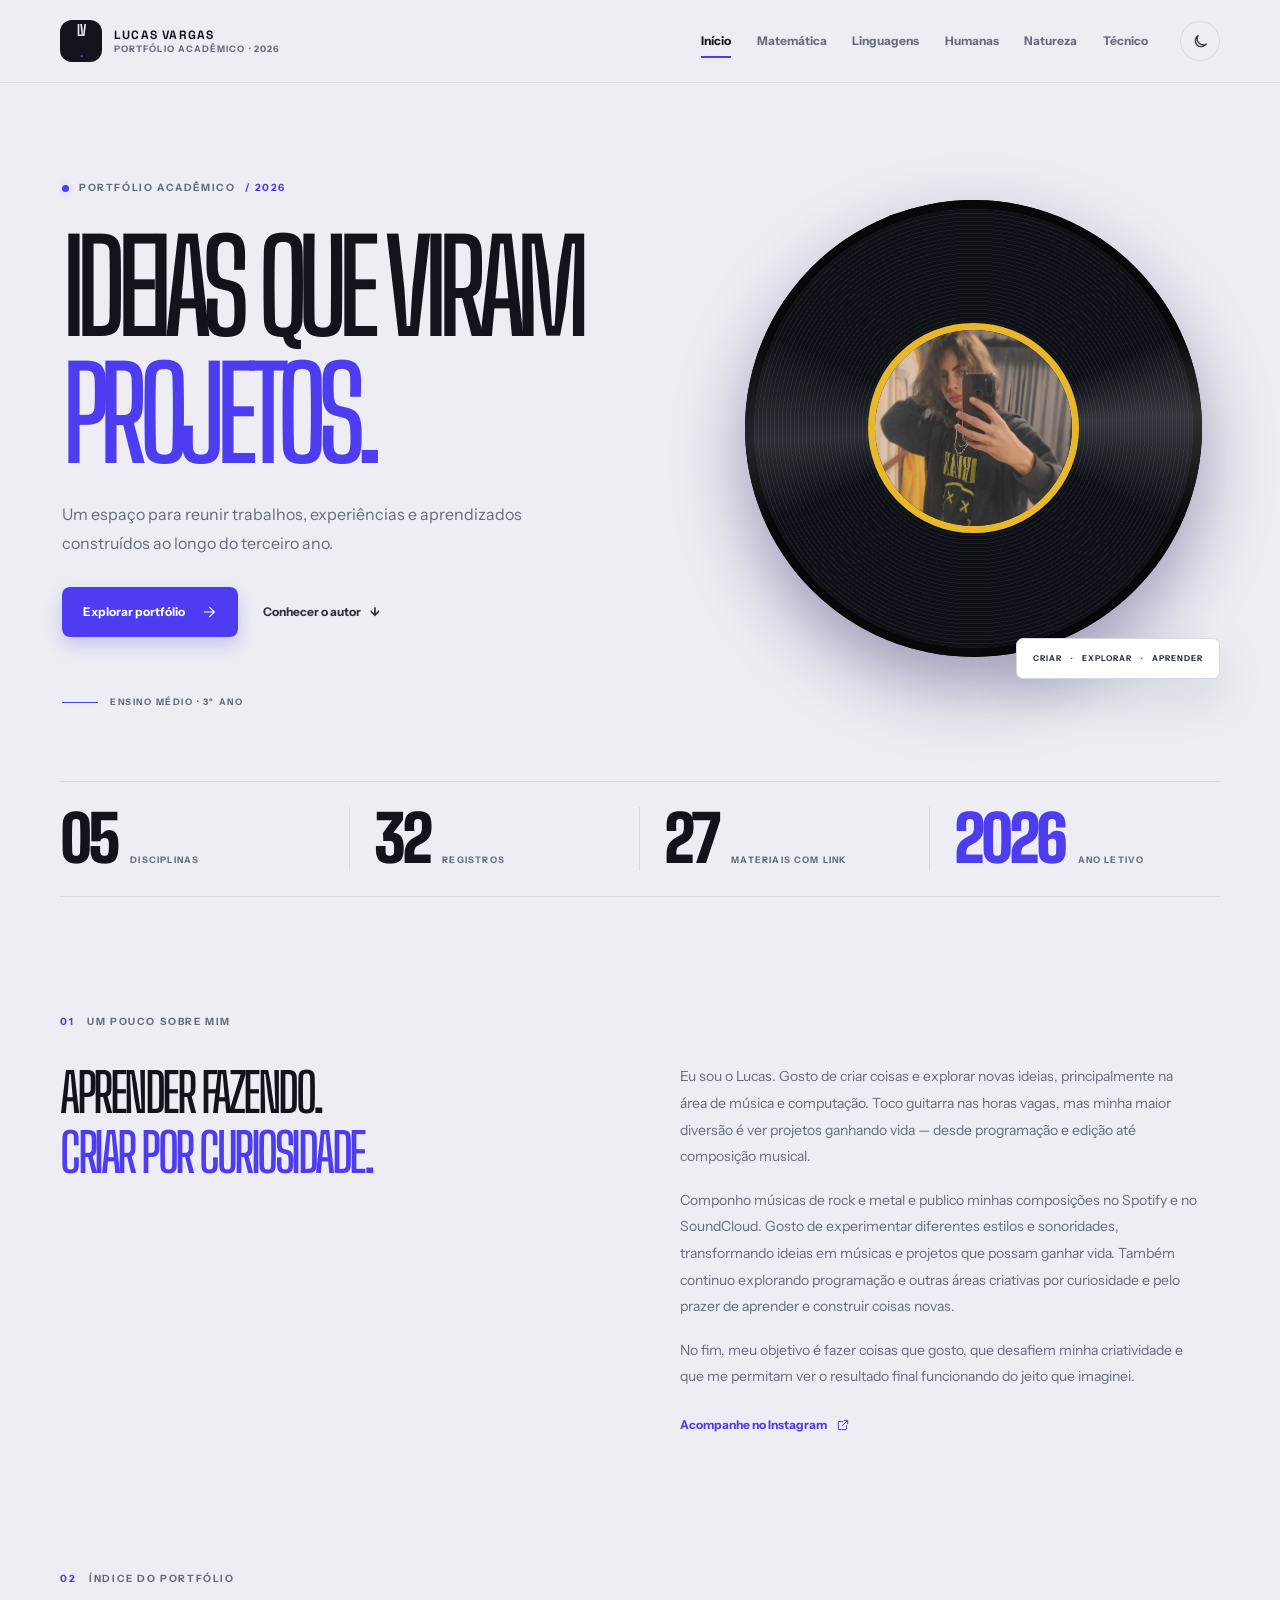
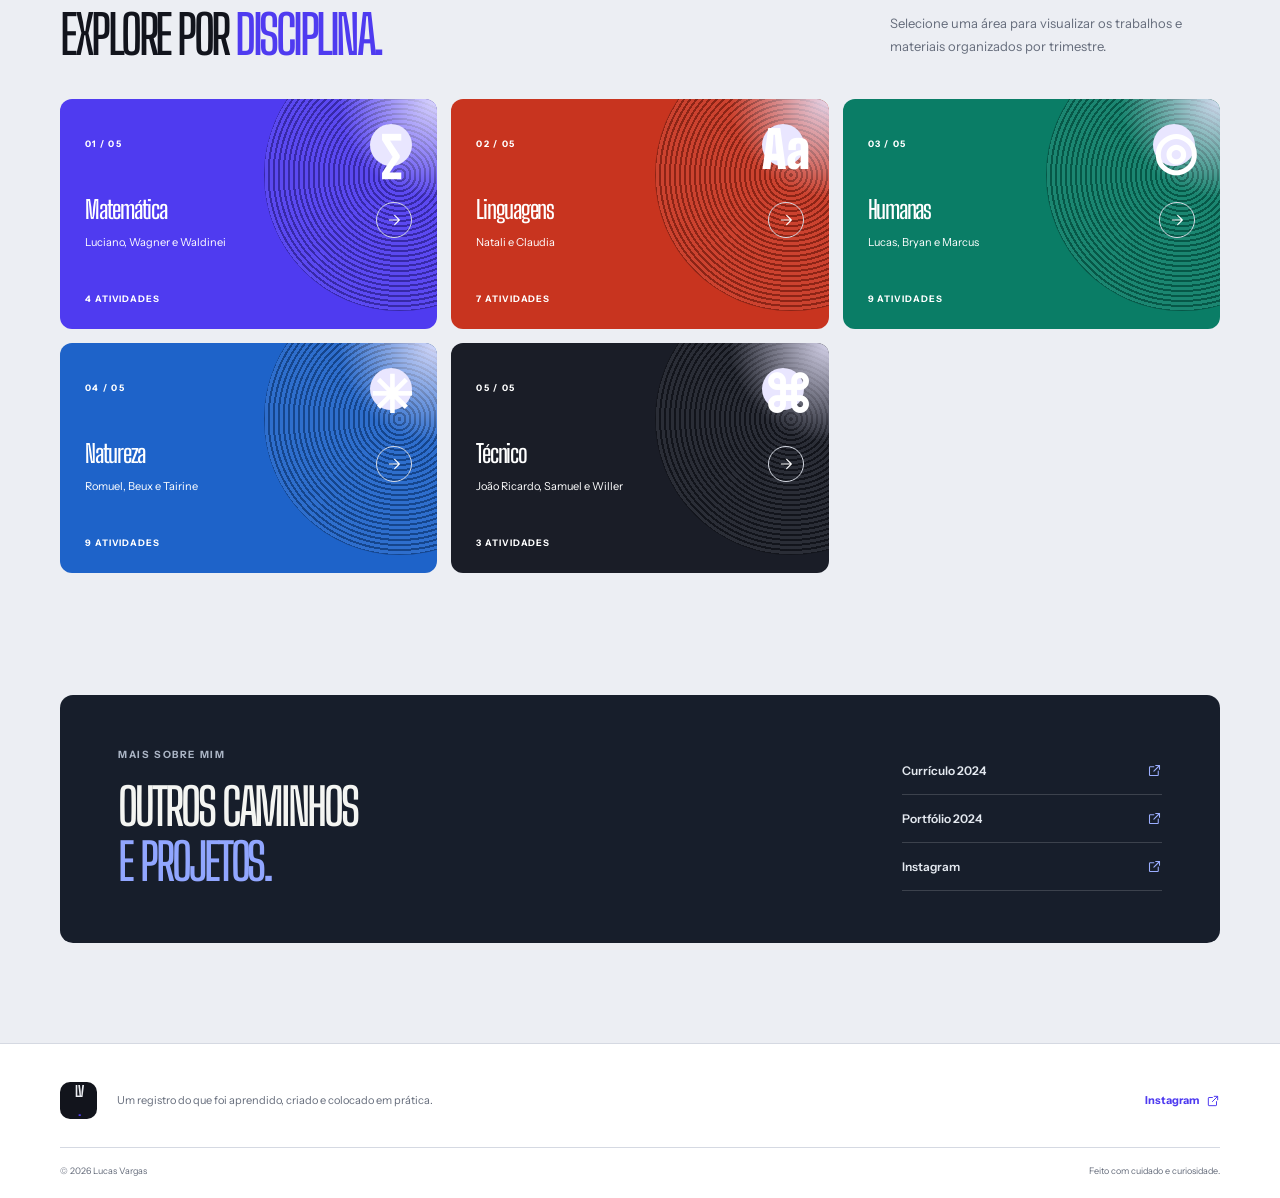
<file: index.html>
<!doctype html>
<html lang="pt-BR">
<head>
  <meta charset="utf-8">
  <meta name="viewport" content="width=device-width, initial-scale=1">
  <meta name="theme-color" content="#f4f5f2">
  <meta name="description" content="Portfólio acadêmico de Lucas Vargas — 3º ano do Ensino Médio, 2026.">
  <title>Portfólio — Lucas Vargas</title>
  <link rel="icon" href="./logo.ico" type="image/x-icon">
  <link rel="preconnect" href="https://fonts.googleapis.com">
  <link rel="preconnect" href="https://fonts.gstatic.com" crossorigin>
  <link href="https://fonts.googleapis.com/css2?family=DM+Sans:wght@400;500;600;700&family=Space+Grotesk:wght@400;500;600;700&display=swap" rel="stylesheet">
  <link rel="stylesheet" href="./assets/css/styles.css">
  <link rel="stylesheet" href="./assets/css/theme.css">
  <script src="./assets/js/app.js" defer></script>
</head>
<body data-page="home" data-root=".">
  <div id="site-header"></div>
  <main id="app" class="page-shell" aria-live="polite"></main>
  <div id="site-footer"></div>
</body>
</html>
</file>
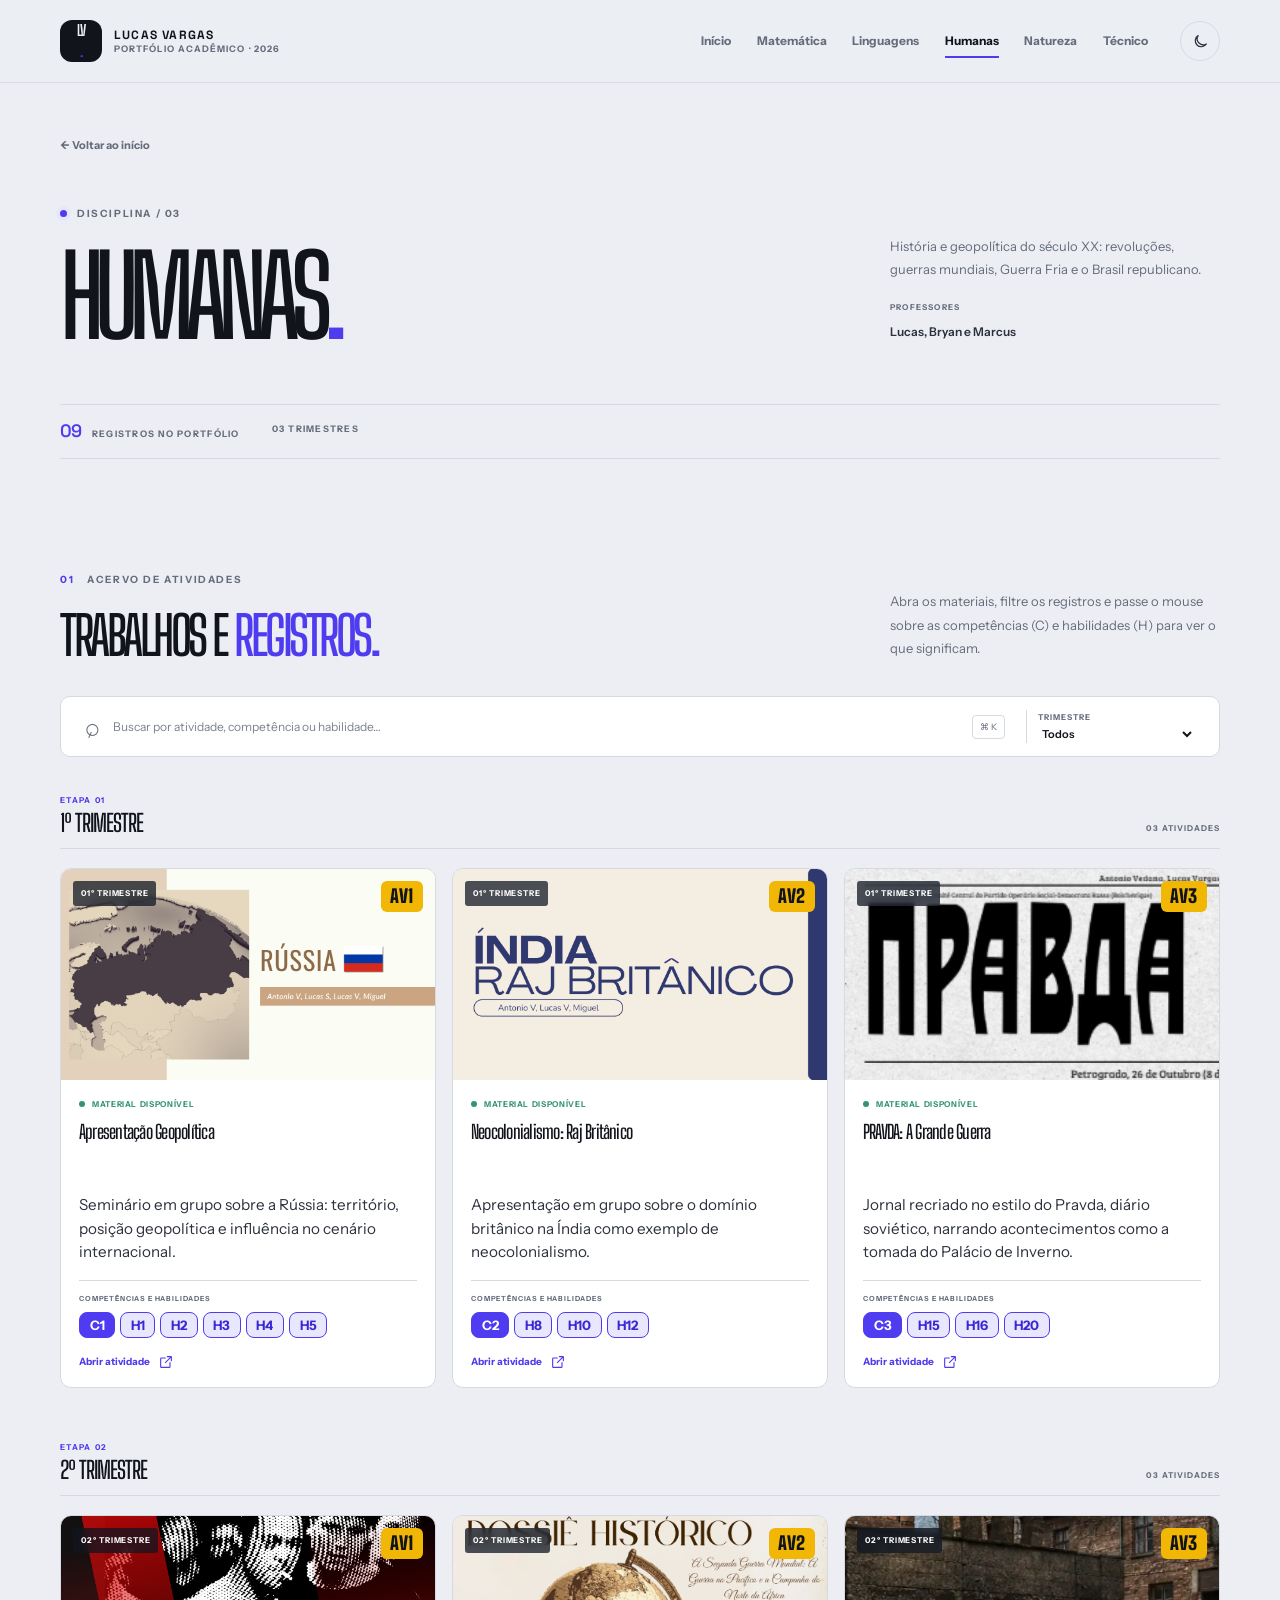
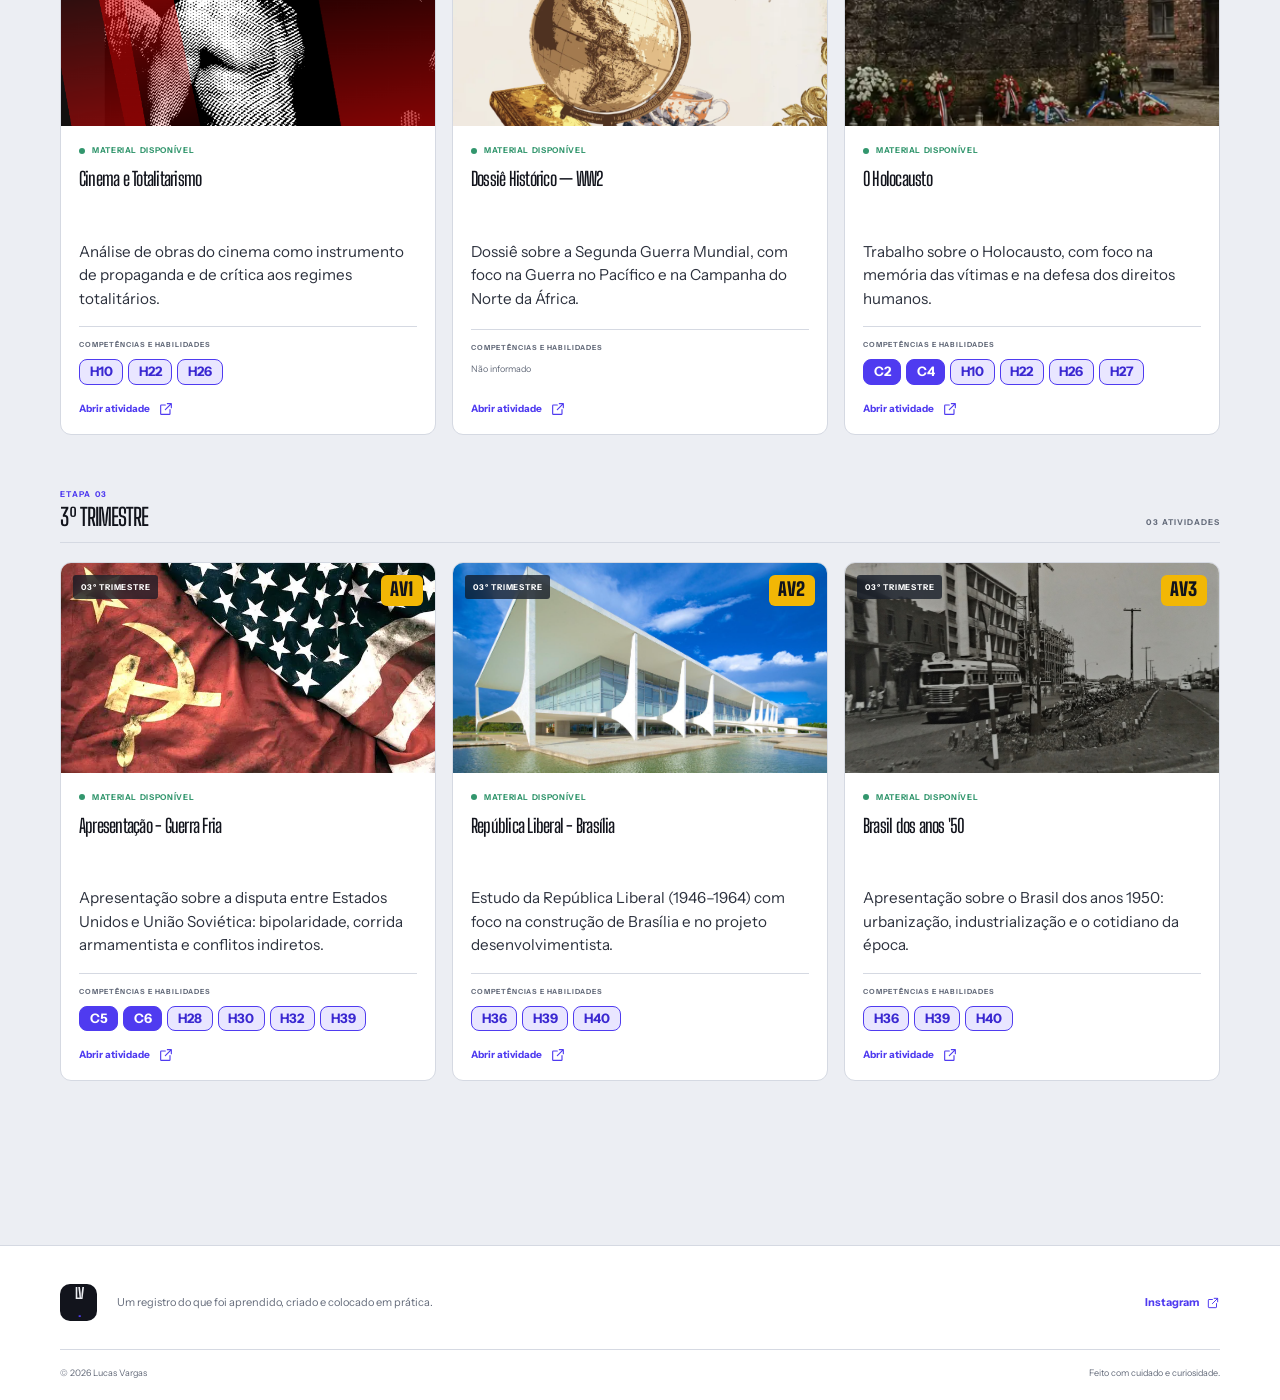
<file: Humanas/index.html>
<!DOCTYPE html>
<html lang="pt-BR">
  <head>
    <meta charset="utf-8" />
    <meta name="viewport" content="width=device-width, initial-scale=1" />
    <meta name="theme-color" content="#f4f5f2" />
    <title>Humanas — Portfólio Lucas Vargas</title>
    <link rel="icon" href="../logo.ico" type="image/x-icon" />
    <link rel="preconnect" href="https://fonts.googleapis.com" />
    <link rel="preconnect" href="https://fonts.gstatic.com" crossorigin />
    <link
      href="https://fonts.googleapis.com/css2?family=DM+Sans:wght@400;500;600;700&family=Space+Grotesk:wght@400;500;600;700&display=swap"
      rel="stylesheet"
    />
    <link rel="stylesheet" href="../assets/css/styles.css" />
    <link rel="stylesheet" href="../assets/css/theme.css" />
    <script src="../assets/js/app.js" defer></script>
  </head>
  <body data-page="humanas" data-root="..">
    <div id="site-header"></div>
    <main id="app" class="page-shell" aria-live="polite"></main>
    <div id="site-footer"></div>
  </body>
</html>
</file>
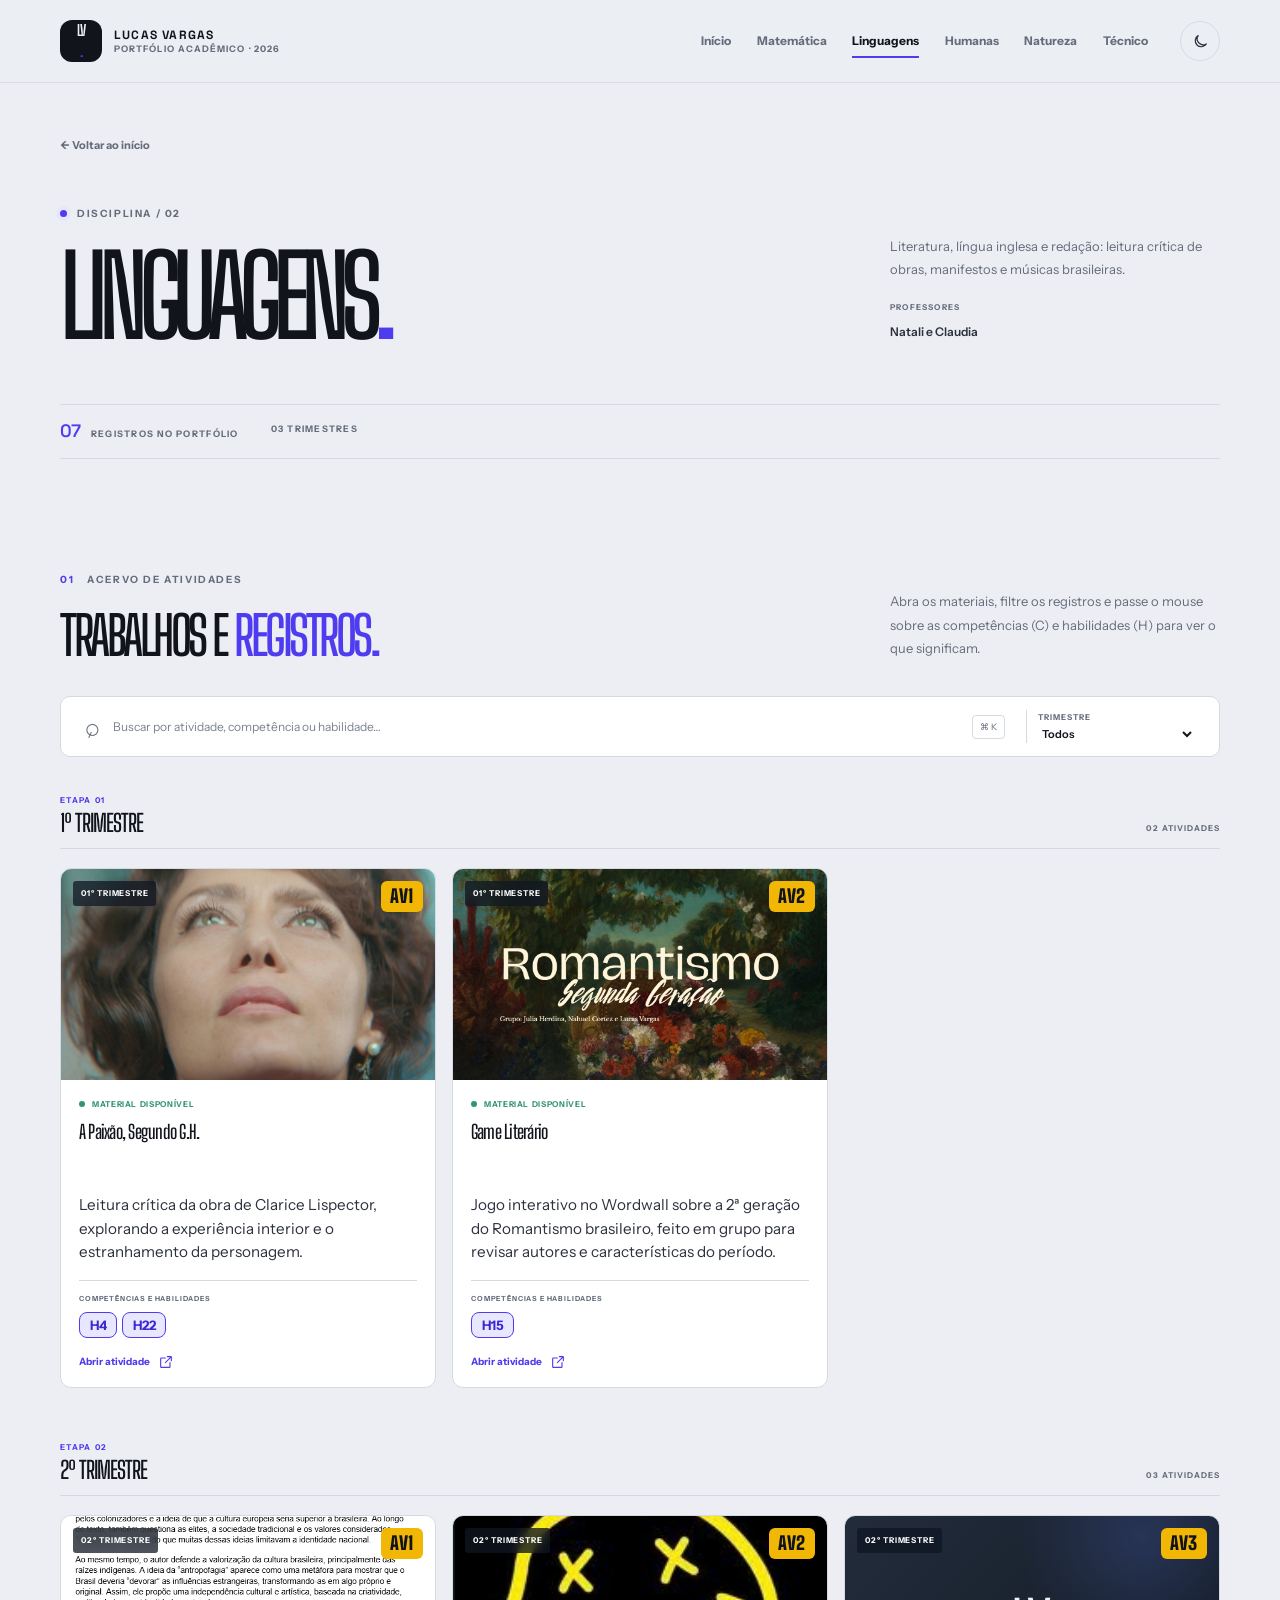
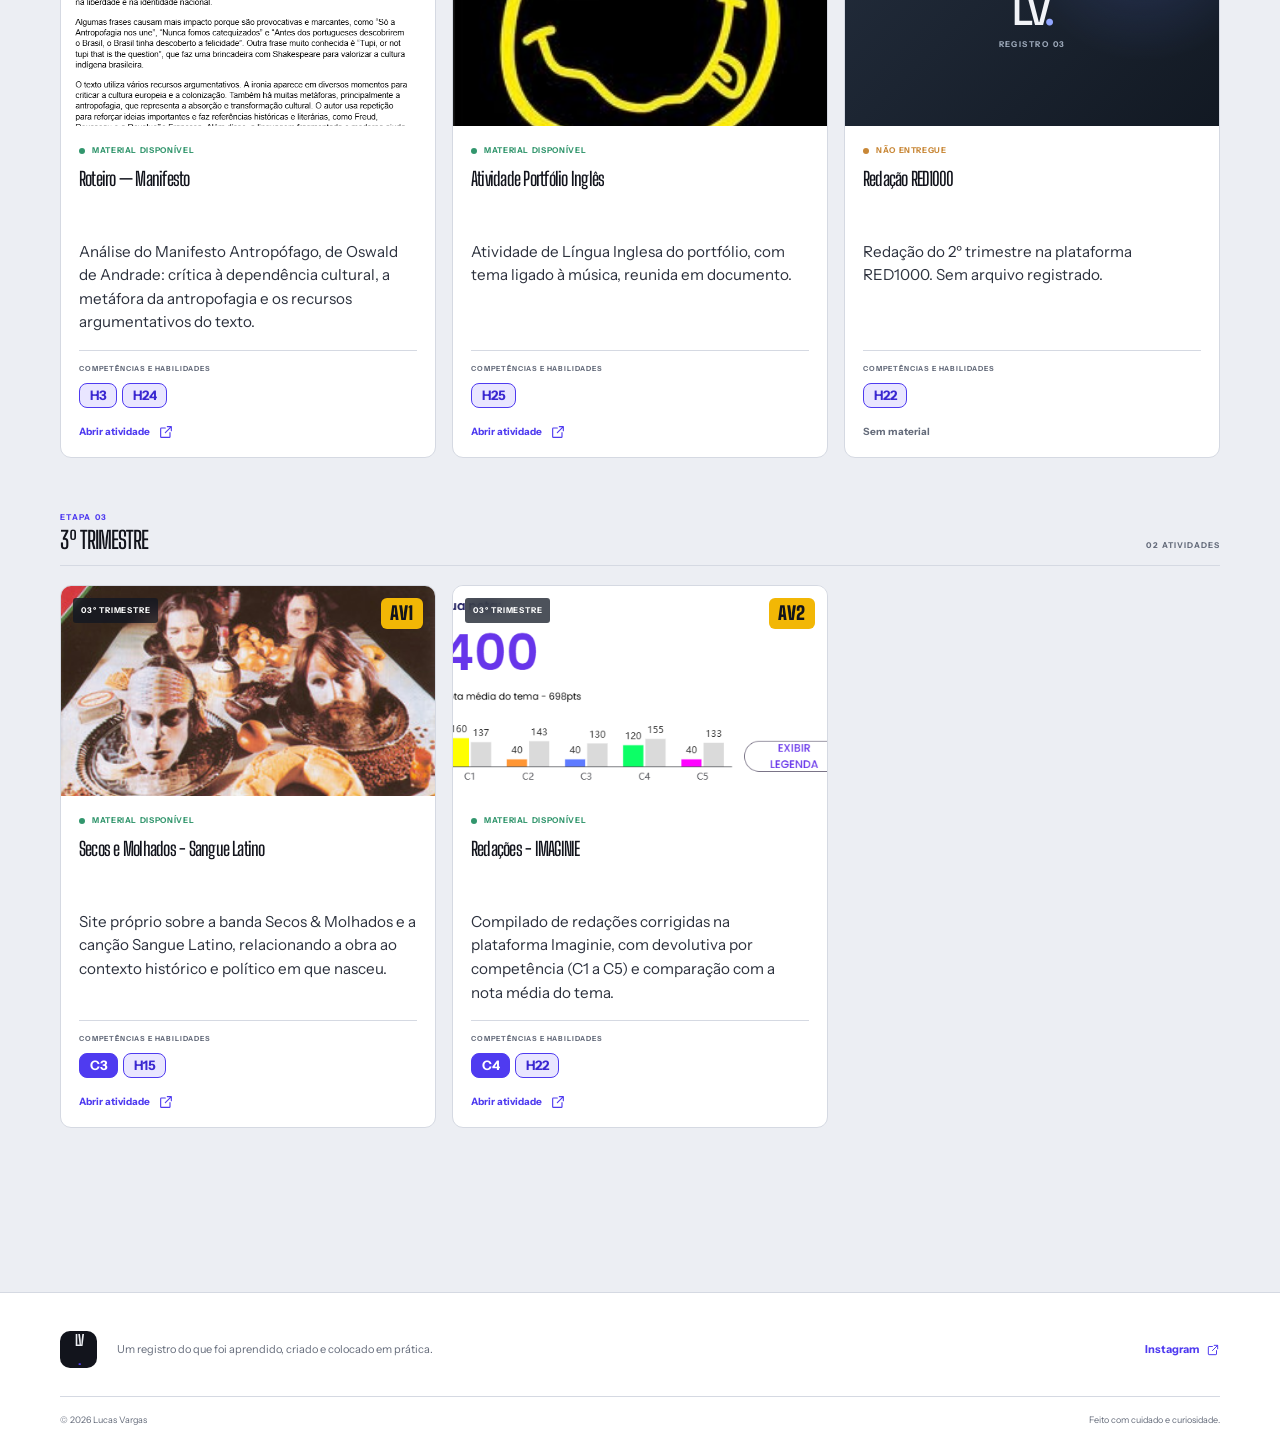
<file: Linguagens/index.html>
<!DOCTYPE html>
<html lang="pt-BR">
  <head>
    <meta charset="utf-8" />
    <meta name="viewport" content="width=device-width, initial-scale=1" />
    <meta name="theme-color" content="#f4f5f2" />
    <title>Linguagens — Portfólio Lucas Vargas</title>
    <link rel="icon" href="../logo.ico" type="image/x-icon" />
    <link rel="preconnect" href="https://fonts.googleapis.com" />
    <link rel="preconnect" href="https://fonts.gstatic.com" crossorigin />
    <link
      href="https://fonts.googleapis.com/css2?family=DM+Sans:wght@400;500;600;700&family=Space+Grotesk:wght@400;500;600;700&display=swap"
      rel="stylesheet"
    />
    <link rel="stylesheet" href="../assets/css/styles.css" />
    <link rel="stylesheet" href="../assets/css/theme.css" />
    <script src="../assets/js/app.js" defer></script>
  </head>
  <body data-page="linguagens" data-root="..">
    <div id="site-header"></div>
    <main id="app" class="page-shell" aria-live="polite"></main>
    <div id="site-footer"></div>
  </body>
</html>
</file>
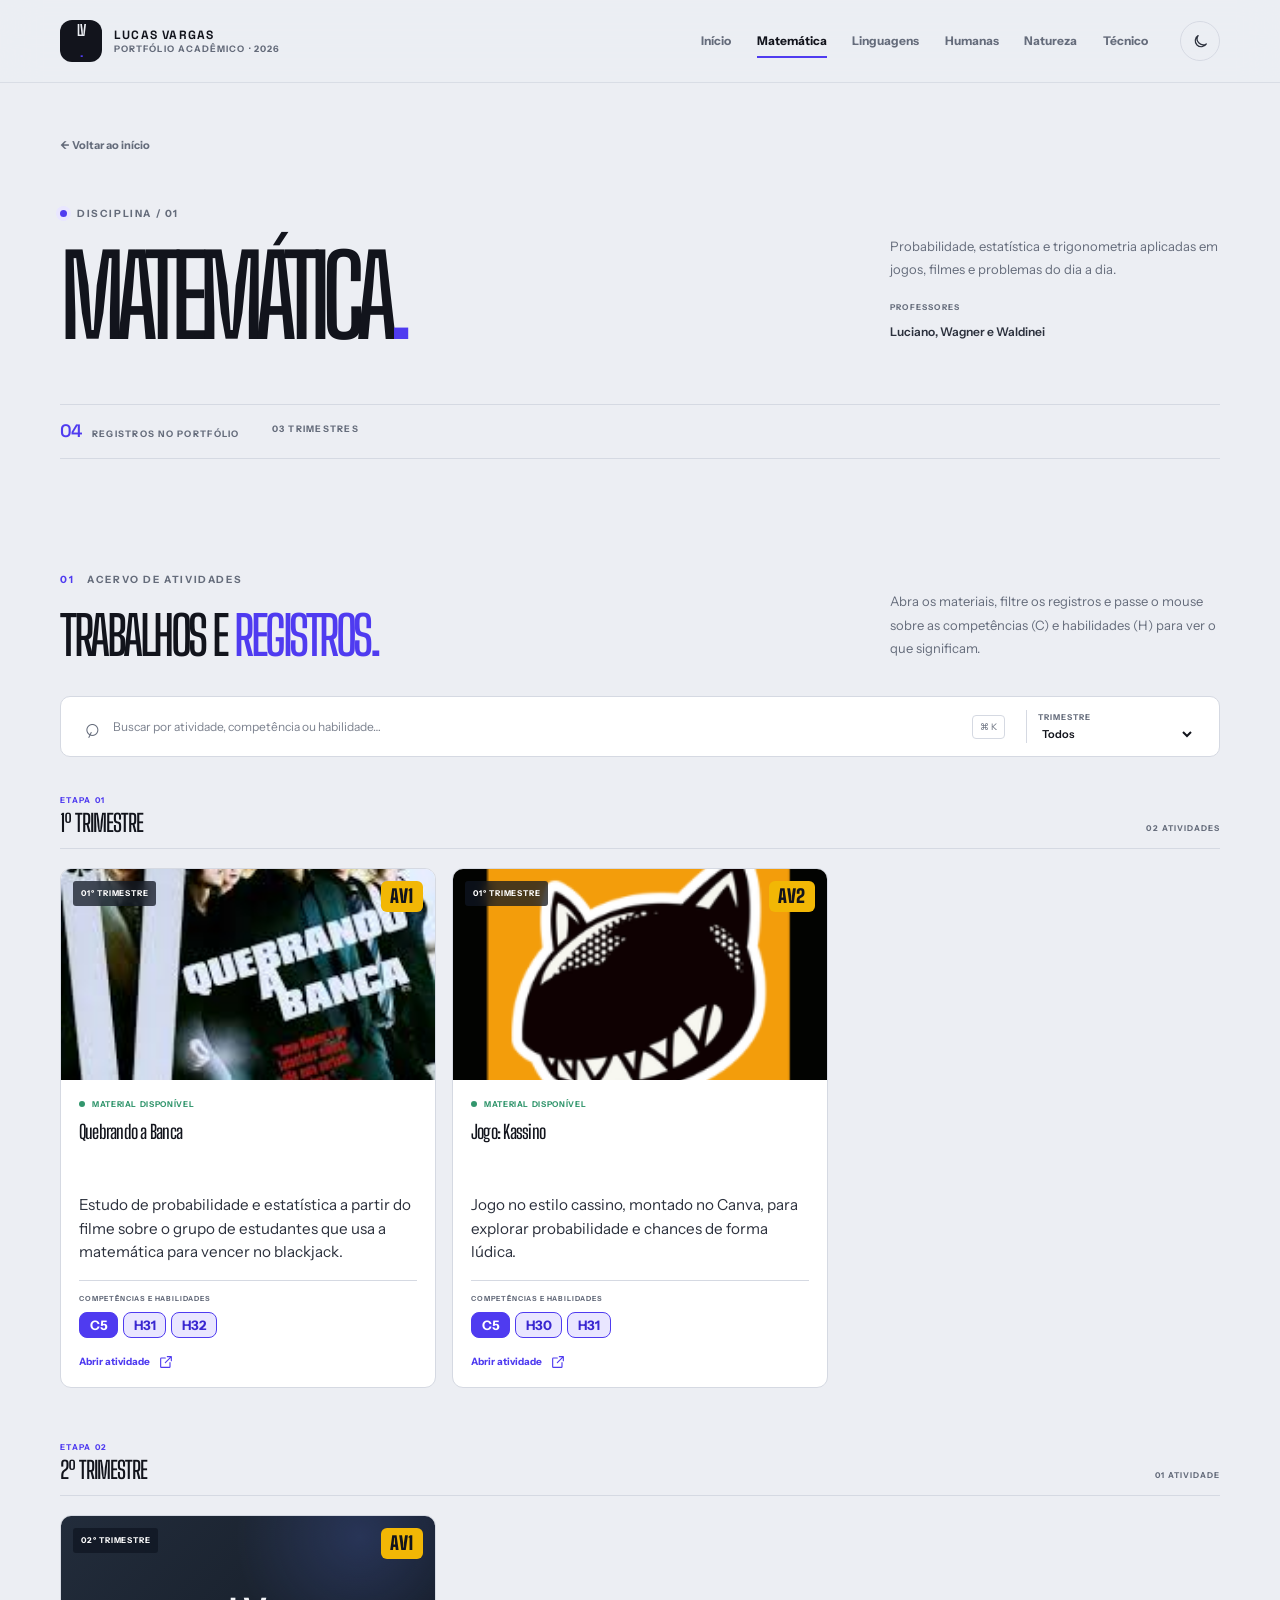
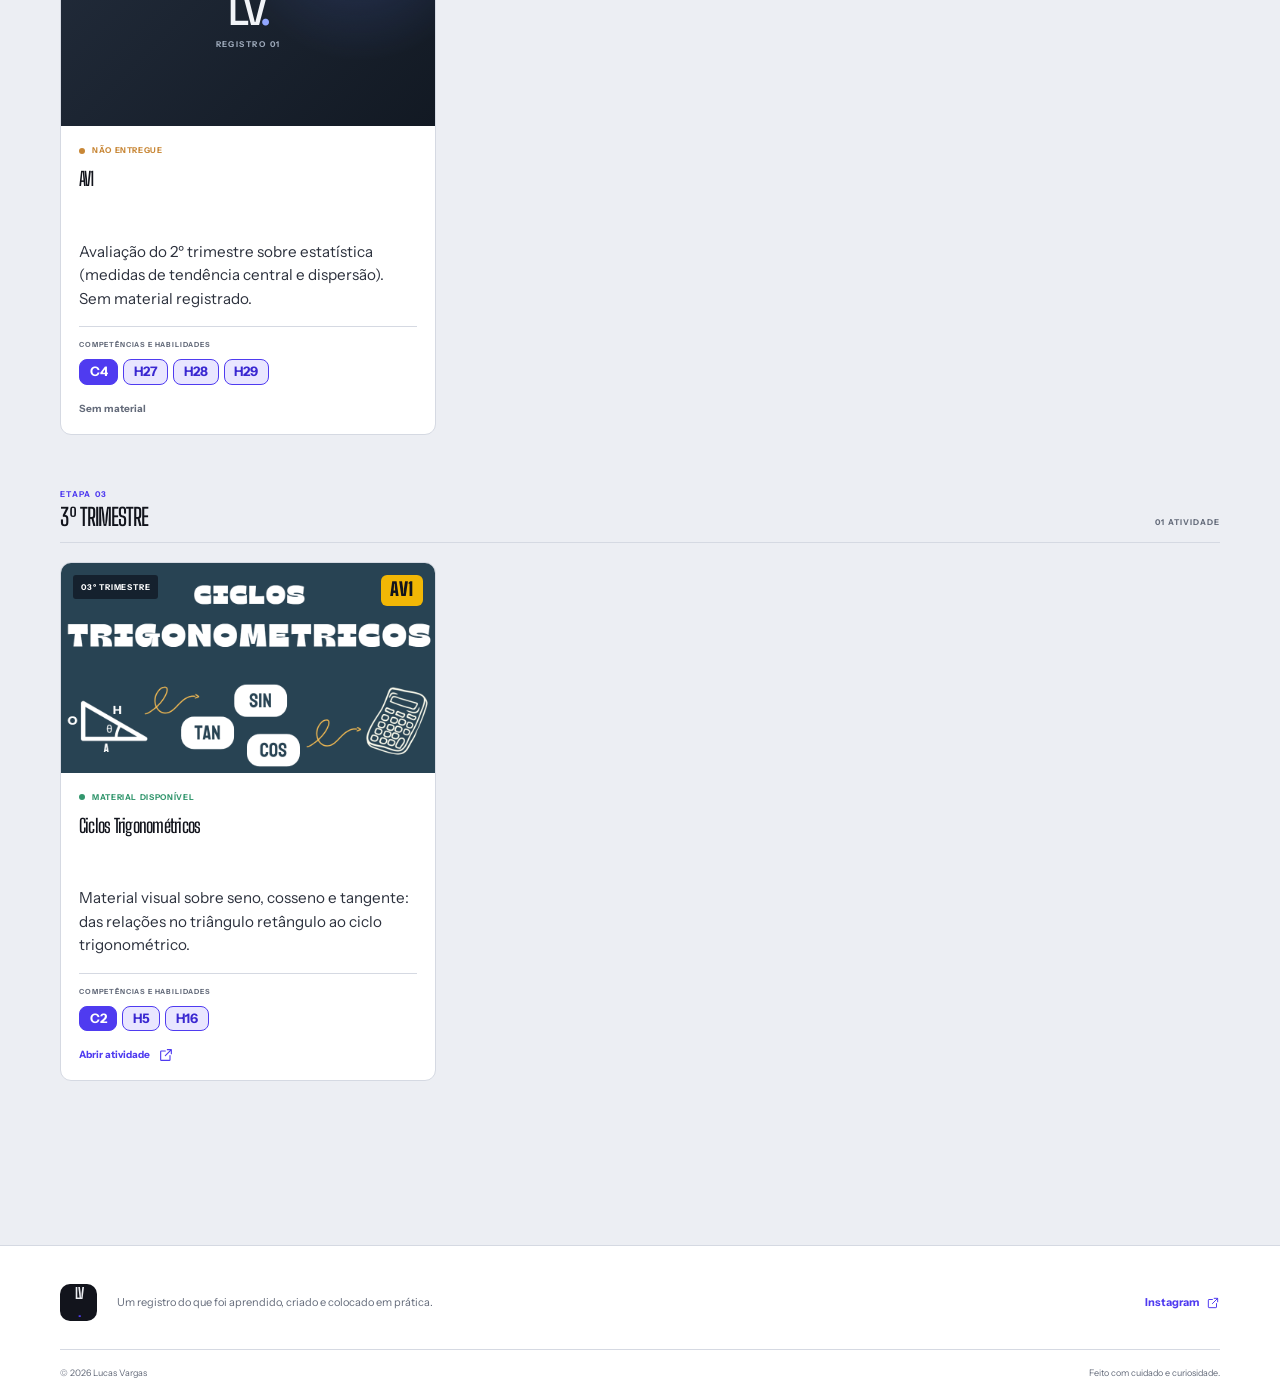
<file: Matematica/index.html>
<!DOCTYPE html>
<html lang="pt-BR">
  <head>
    <meta charset="utf-8" />
    <meta name="viewport" content="width=device-width, initial-scale=1" />
    <meta name="theme-color" content="#f4f5f2" />
    <title>Matematica — Portfólio Lucas Vargas</title>
    <link rel="icon" href="../logo.ico" type="image/x-icon" />
    <link rel="preconnect" href="https://fonts.googleapis.com" />
    <link rel="preconnect" href="https://fonts.gstatic.com" crossorigin />
    <link
      href="https://fonts.googleapis.com/css2?family=DM+Sans:wght@400;500;600;700&family=Space+Grotesk:wght@400;500;600;700&display=swap"
      rel="stylesheet"
    />
    <link rel="stylesheet" href="../assets/css/styles.css" />
    <link rel="stylesheet" href="../assets/css/theme.css" />
    <script src="../assets/js/app.js" defer></script>
  </head>
  <body data-page="matematica" data-root="..">
    <div id="site-header"></div>
    <main id="app" class="page-shell" aria-live="polite"></main>
    <div id="site-footer"></div>
  </body>
</html>
</file>
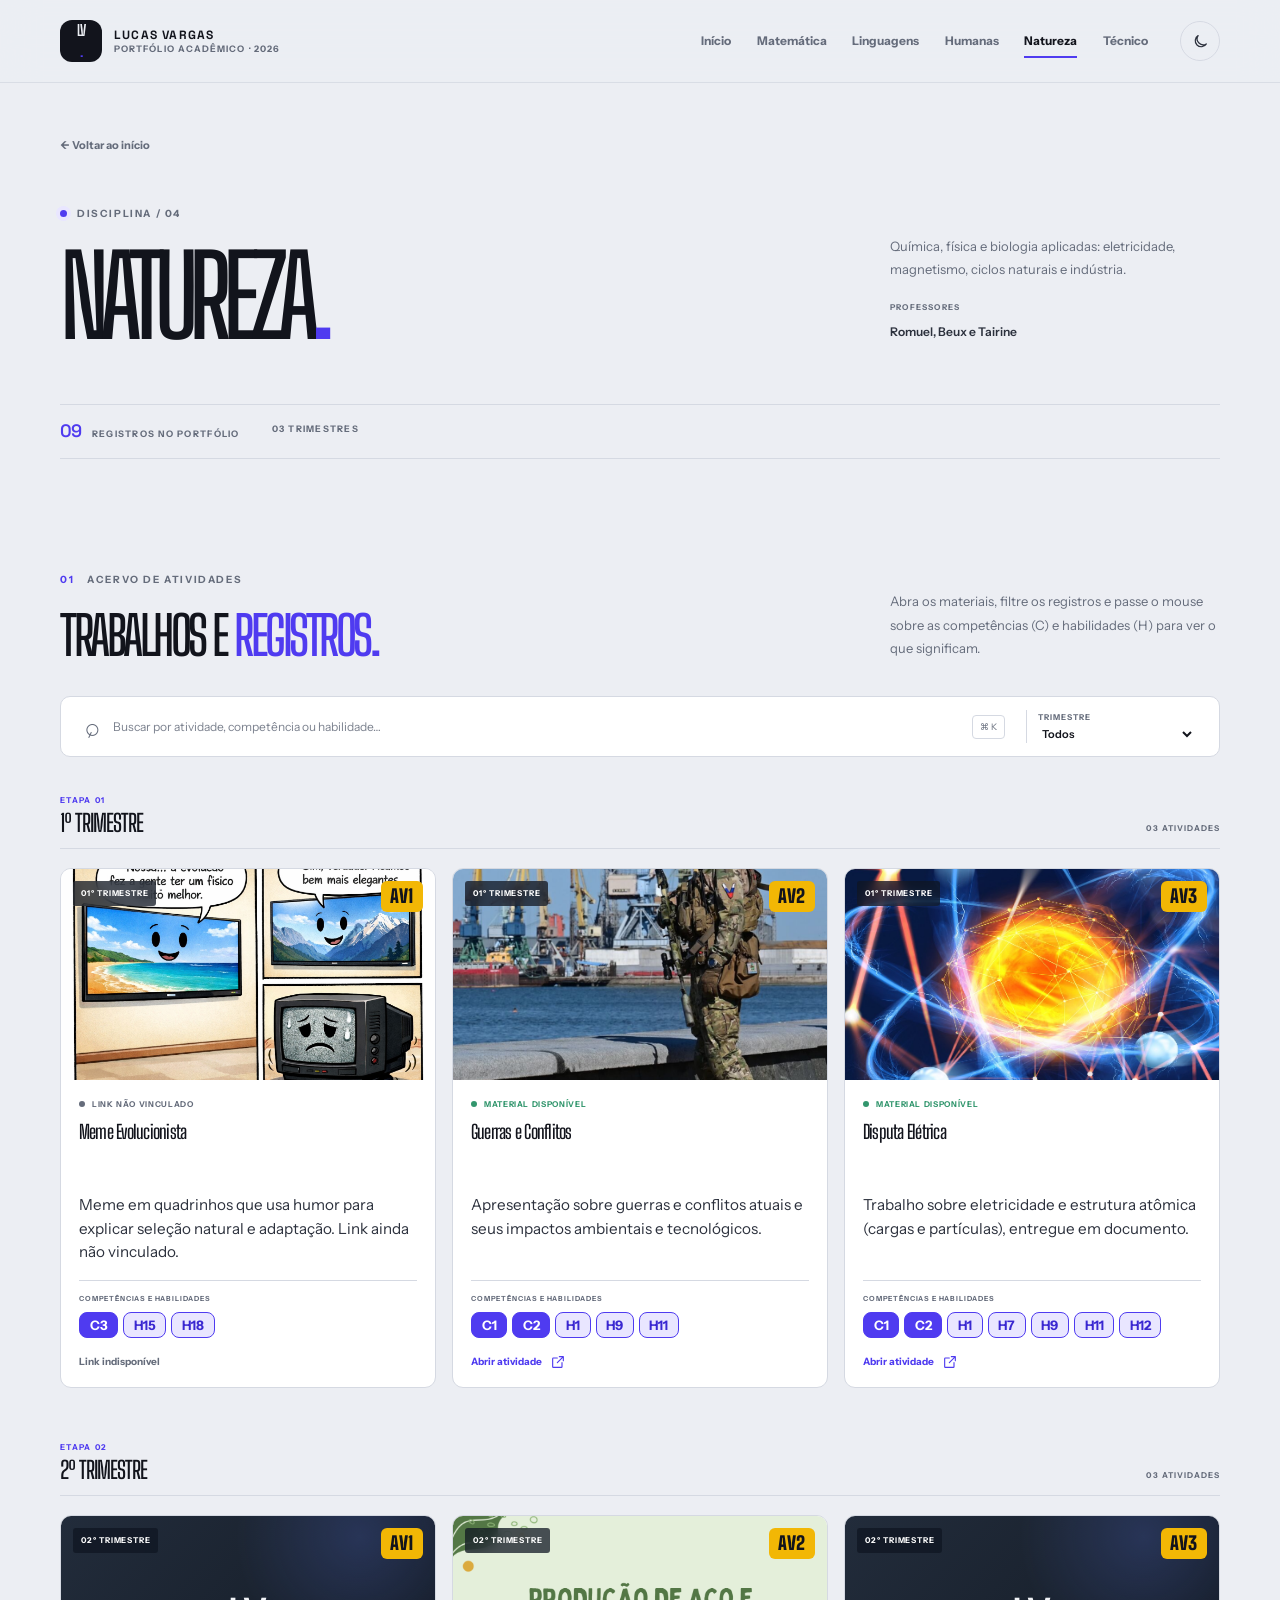
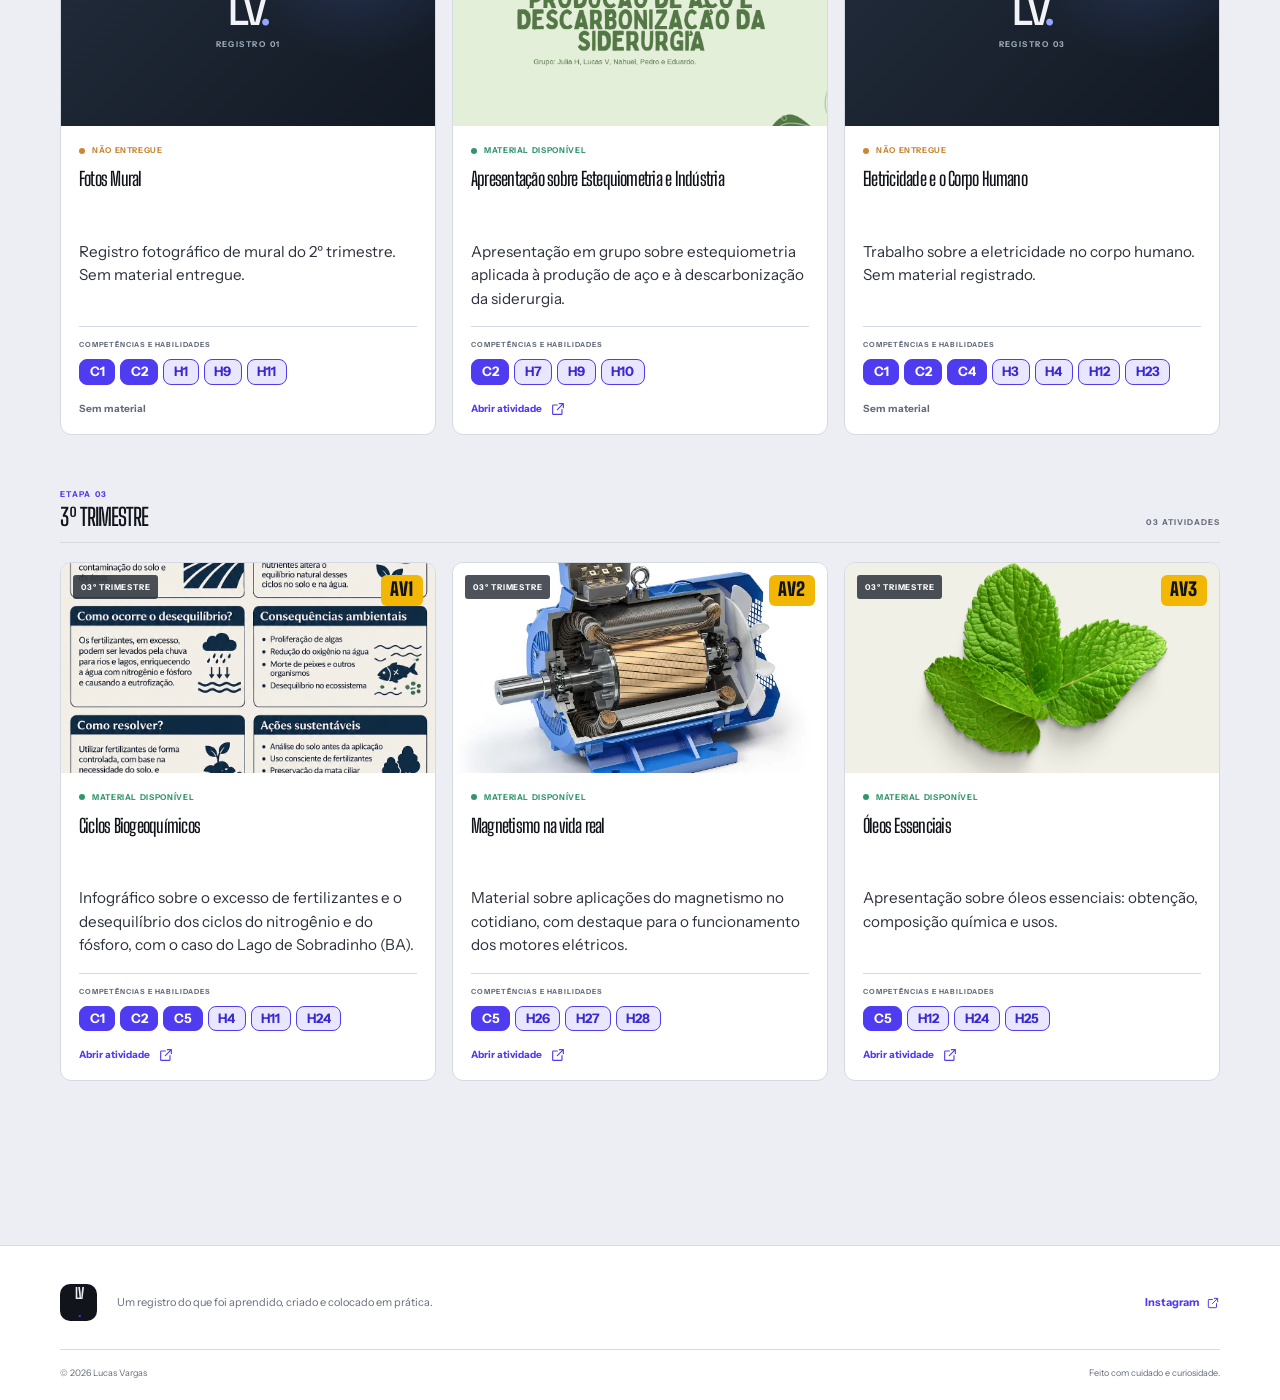
<file: Natureza/index.html>
<!DOCTYPE html>
<html lang="pt-BR">
  <head>
    <meta charset="utf-8" />
    <meta name="viewport" content="width=device-width, initial-scale=1" />
    <meta name="theme-color" content="#f4f5f2" />
    <title>Natureza — Portfólio Lucas Vargas</title>
    <link rel="icon" href="../logo.ico" type="image/x-icon" />
    <link rel="preconnect" href="https://fonts.googleapis.com" />
    <link rel="preconnect" href="https://fonts.gstatic.com" crossorigin />
    <link
      href="https://fonts.googleapis.com/css2?family=DM+Sans:wght@400;500;600;700&family=Space+Grotesk:wght@400;500;600;700&display=swap"
      rel="stylesheet"
    />
    <link rel="stylesheet" href="../assets/css/styles.css" />
    <link rel="stylesheet" href="../assets/css/theme.css" />
    <script src="../assets/js/app.js" defer></script>
  </head>
  <body data-page="natureza" data-root="..">
    <div id="site-header"></div>
    <main id="app" class="page-shell" aria-live="polite"></main>
    <div id="site-footer"></div>
  </body>
</html>
</file>
<file: assets/css/styles.css>
:root {
  color-scheme: light;
  --bg: #f4f5f2;
  --surface: #ffffff;
  --surface-soft: #ecefeb;
  --ink: #151a20;
  --ink-soft: #343c45;
  --muted: #77818a;
  --line: #dfe4e1;
  --accent: #3158d8;
  --accent-strong: #2348c4;
  --accent-soft: #e9edff;
  --header: rgba(244, 245, 242, 0.88);
  --shadow: 0 18px 50px rgba(18, 28, 42, 0.08);
  --radius: 18px;
}

:root[data-theme="dark"] {
  color-scheme: dark;
  --bg: #11151b;
  --surface: #191f28;
  --surface-soft: #202731;
  --ink: #f1f3f4;
  --ink-soft: #d7dce0;
  --muted: #a0aab4;
  --line: #303944;
  --accent: #8da4ff;
  --accent-strong: #a8b8ff;
  --accent-soft: #252f50;
  --header: rgba(17, 21, 27, 0.88);
  --shadow: 0 18px 55px rgba(0, 0, 0, 0.25);
}

* {
  box-sizing: border-box;
}
html {
  scroll-behavior: smooth;
  scroll-padding-top: 100px;
}
body {
  min-width: 320px;
  margin: 0;
  background: var(--bg);
  color: var(--ink);
  font-family: "DM Sans", sans-serif;
  font-size: 16px;
  line-height: 1.6;
  -webkit-font-smoothing: antialiased;
  transition: background-color 0.25s ease, color 0.25s ease;
}
body,
button,
input,
select {
  font-family: "DM Sans", sans-serif;
}
a {
  color: inherit;
  text-decoration: none;
}
button,
input,
select {
  font: inherit;
}
button {
  color: inherit;
}
img {
  display: block;
  max-width: 100%;
}
svg {
  width: 18px;
  height: 18px;
  fill: none;
  stroke: currentColor;
  stroke-width: 1.7;
  stroke-linecap: round;
  stroke-linejoin: round;
}
::selection {
  background: var(--accent);
  color: #fff;
}
:focus-visible {
  outline: 3px solid var(--accent);
  outline-offset: 3px;
}
[hidden] {
  display: none !important;
}

.content-width,
.header-inner,
.footer-inner,
.footer-bottom {
  width: min(1160px, calc(100% - 64px));
  margin-inline: auto;
}
.page-shell {
  min-height: calc(100vh - 220px);
}

/* Header */
.site-header {
  position: sticky;
  z-index: 50;
  top: 0;
  border-bottom: 1px solid color-mix(in srgb, var(--line) 80%, transparent);
  background: var(--header);
  backdrop-filter: blur(18px);
  -webkit-backdrop-filter: blur(18px);
}
.header-inner {
  min-height: 82px;
  display: flex;
  align-items: center;
  gap: 32px;
}
.brand {
  display: inline-flex;
  align-items: center;
  gap: 12px;
  flex: 0 0 auto;
}
.brand-mark,
.footer-brand {
  display: grid;
  place-items: center;
  width: 42px;
  height: 42px;
  border-radius: 12px;
  background: var(--ink);
  color: var(--bg);
  font: 700 15px/1 "Space Grotesk", sans-serif;
  letter-spacing: -1px;
}
.brand-mark span,
.footer-brand span {
  color: var(--accent);
}
.brand-copy {
  display: flex;
  flex-direction: column;
  gap: 2px;
  line-height: 1.15;
}
.brand-copy strong {
  font: 700 12px/1.2 "Space Grotesk", sans-serif;
  letter-spacing: 0.1em;
}
.brand-copy small {
  color: var(--muted);
  font-size: 9px;
  font-weight: 700;
  letter-spacing: 0.12em;
}
.main-nav {
  display: flex;
  align-items: center;
  gap: clamp(14px, 2vw, 27px);
  margin-left: auto;
}
.nav-link {
  position: relative;
  padding: 10px 0;
  color: var(--muted);
  font-size: 12px;
  font-weight: 700;
  transition: color 0.2s ease;
}
.nav-link::after {
  position: absolute;
  right: 0;
  bottom: 3px;
  left: 0;
  height: 2px;
  background: var(--accent);
  content: "";
  transform: scaleX(0);
  transform-origin: left;
  transition: transform 0.2s ease;
}
.nav-link:hover,
.nav-link.is-active {
  color: var(--ink);
}
.nav-link.is-active::after,
.nav-link:hover::after {
  transform: scaleX(1);
}
.theme-toggle,
.mobile-menu {
  display: grid;
  place-items: center;
  width: 40px;
  height: 40px;
  flex: 0 0 auto;
  border: 1px solid var(--line);
  border-radius: 50%;
  background: transparent;
  color: var(--ink-soft);
  cursor: pointer;
  transition: background 0.2s, border-color 0.2s, transform 0.2s;
}
.theme-toggle:hover,
.mobile-menu:hover {
  border-color: var(--accent);
  background: var(--accent-soft);
  transform: translateY(-1px);
}
.theme-toggle svg {
  width: 17px;
  height: 17px;
}
.mobile-menu {
  display: none;
}

/* Shared typography */
.eyebrow,
.section-kicker,
.period-overline,
.meta-label {
  display: flex;
  align-items: center;
  gap: 10px;
  margin: 0;
  color: var(--muted);
  font-size: 10px;
  font-weight: 700;
  letter-spacing: 0.16em;
  line-height: 1.4;
}
.eyebrow-dot {
  width: 7px;
  height: 7px;
  border-radius: 50%;
  background: var(--accent);
  box-shadow: 0 0 0 4px var(--accent-soft);
}
.eyebrow-year {
  color: var(--accent);
}
h1,
h2,
h3,
p {
  margin-top: 0;
}
h1,
h2,
h3 {
  font-family: "Space Grotesk", sans-serif;
}
.button {
  display: inline-flex;
  min-height: 50px;
  align-items: center;
  justify-content: center;
  gap: 16px;
  padding: 0 21px;
  border-radius: 8px;
  font-size: 12px;
  font-weight: 700;
  transition: transform 0.2s, background 0.2s, box-shadow 0.2s;
}
.button svg,
.text-link svg,
.card-action svg {
  width: 16px;
  height: 16px;
}
.button:hover {
  transform: translateY(-2px);
}
.button-primary {
  background: var(--accent);
  color: #fff;
  box-shadow: 0 8px 18px color-mix(in srgb, var(--accent) 24%, transparent);
}
.button-primary:hover {
  background: var(--accent-strong);
}
.text-link {
  display: inline-flex;
  align-items: center;
  gap: 9px;
  color: var(--ink-soft);
  font-size: 12px;
  font-weight: 700;
  transition: color 0.2s;
}
.text-link:hover {
  color: var(--accent);
}

/* Home hero */
.home-hero {
  display: grid;
  grid-template-columns: minmax(0, 1.02fr) minmax(360px, 0.88fr);
  align-items: center;
  gap: clamp(48px, 8vw, 110px);
  padding-top: 86px;
  padding-bottom: 72px;
}
.hero-copy {
  padding: 12px 0 0 2px;
  animation: rise-in 0.65s both;
}
.hero-copy h1 {
  max-width: 650px;
  margin: 29px 0 23px;
  font-size: clamp(54px, 6.6vw, 88px);
  font-weight: 600;
  letter-spacing: -0.075em;
  line-height: 0.99;
}
.hero-copy h1 em,
.about-layout h2 em,
.section-heading h2 em,
.activity-section-heading h2 em,
.links-panel h2 em {
  color: var(--accent);
  font-style: normal;
}
.hero-lead {
  max-width: 470px;
  margin-bottom: 29px;
  color: var(--muted);
  font-size: 16px;
  line-height: 1.8;
}
.hero-actions {
  display: flex;
  align-items: center;
  flex-wrap: wrap;
  gap: 25px;
}
.hero-note {
  display: flex;
  align-items: center;
  gap: 12px;
  margin-top: 58px;
  color: var(--muted);
  font-size: 9px;
  font-weight: 700;
  letter-spacing: 0.17em;
}
.note-line {
  width: 36px;
  height: 1px;
  background: var(--accent);
}
.hero-art {
  position: relative;
  max-width: 475px;
  justify-self: end;
  width: 100%;
  padding: 0 18px 22px 0;
  animation: rise-in 0.8s 0.1s both;
}
.portrait-frame {
  position: relative;
  overflow: hidden;
  aspect-ratio: 4 / 4.65;
  border-radius: 13px;
  background: #27313d;
  box-shadow: var(--shadow);
}
.portrait-frame > img {
  width: 100%;
  height: 100%;
  object-fit: cover;
  object-position: 50% 38%;
  filter: saturate(0.78) contrast(1.02);
}
.portrait-shade {
  position: absolute;
  inset: 0;
  background: linear-gradient(
    180deg,
    transparent 40%,
    rgba(8, 13, 21, 0.72) 100%
  );
}
.portrait-label {
  position: absolute;
  bottom: 33px;
  left: 32px;
  display: flex;
  flex-direction: column;
  align-items: flex-start;
  color: #fff;
}
.portrait-label > span {
  margin-bottom: 12px;
  font-size: 9px;
  font-weight: 700;
  letter-spacing: 0.18em;
  opacity: 0.78;
}
.portrait-label strong {
  font: 600 clamp(35px, 4vw, 54px) / 0.98 "Space Grotesk", sans-serif;
  letter-spacing: -0.06em;
}
.portrait-label strong span {
  color: #91a6ff;
}
.portrait-index {
  position: absolute;
  top: 20px;
  right: 20px;
  color: white;
  font-size: 9px;
  font-weight: 700;
  letter-spacing: 0.18em;
}
.floating-stamp {
  position: absolute;
  right: 0;
  bottom: 0;
  display: flex;
  align-items: center;
  gap: 9px;
  padding: 13px 16px;
  border: 1px solid var(--line);
  border-radius: 7px;
  background: var(--surface);
  color: var(--ink-soft);
  box-shadow: var(--shadow);
  font-size: 8px;
  font-weight: 700;
  letter-spacing: 0.12em;
}
.floating-stamp span:nth-child(even) {
  color: var(--accent);
}

/* Stats */
.stats-band {
  display: grid;
  grid-template-columns: repeat(4, 1fr);
  padding: 25px 0;
  border-top: 1px solid var(--line);
  border-bottom: 1px solid var(--line);
}
.stat {
  display: flex;
  align-items: baseline;
  gap: 13px;
  padding: 0 24px;
  border-right: 1px solid var(--line);
}
.stat:first-child {
  padding-left: 0;
}
.stat:last-child {
  border-right: 0;
}
.stat strong {
  font: 600 29px/1 "Space Grotesk", sans-serif;
  letter-spacing: -0.06em;
}
.stat span {
  color: var(--muted);
  font-size: 9px;
  font-weight: 700;
  letter-spacing: 0.13em;
}
.stat-year strong {
  color: var(--accent);
  font-size: 23px;
}

/* About */
.about-section {
  padding-top: 118px;
  padding-bottom: 115px;
}
.section-kicker {
  gap: 13px;
}
.section-kicker span:first-child {
  color: var(--accent);
}
.about-layout {
  display: grid;
  grid-template-columns: 1fr 1fr;
  gap: 80px;
  margin-top: 34px;
}
.about-layout h2,
.section-heading h2,
.activity-section-heading h2 {
  margin: 0;
  font-size: clamp(38px, 4.2vw, 56px);
  font-weight: 600;
  letter-spacing: -0.065em;
  line-height: 1.1;
}
.about-copy {
  max-width: 520px;
}
.about-copy p {
  margin-bottom: 17px;
  color: var(--muted);
  font-size: 14px;
  line-height: 1.9;
}
.about-social {
  margin-top: 8px;
  color: var(--accent);
}
.about-social svg {
  width: 14px;
  height: 14px;
}

/* Subject index */
.subjects-section {
  padding-top: 20px;
  padding-bottom: 122px;
}
.section-heading,
.activity-section-heading {
  display: flex;
  align-items: end;
  justify-content: space-between;
  gap: 40px;
  margin-bottom: 35px;
}
.section-heading h2,
.activity-section-heading h2 {
  margin-top: 19px;
}
.section-heading > p,
.activity-section-heading > p {
  max-width: 330px;
  margin: 0 0 5px;
  color: var(--muted);
  font-size: 13px;
  line-height: 1.8;
}
.subjects-grid {
  display: grid;
  grid-template-columns: repeat(3, 1fr);
  gap: 14px;
}
.subject-card {
  position: relative;
  display: flex;
  min-height: 230px;
  flex-direction: column;
  justify-content: space-between;
  overflow: hidden;
  padding: 25px 25px 22px;
  border: 1px solid var(--line);
  border-radius: 12px;
  background: var(--surface);
  transition: transform 0.25s, border-color 0.25s, box-shadow 0.25s;
}
.subject-card::before {
  position: absolute;
  top: 0;
  right: 0;
  width: 100px;
  height: 100px;
  background: radial-gradient(
    circle at top right,
    var(--accent-soft),
    transparent 70%
  );
  content: "";
  opacity: 0.9;
}
.subject-card:hover {
  transform: translateY(-5px);
  border-color: color-mix(in srgb, var(--accent) 55%, var(--line));
  box-shadow: var(--shadow);
}
.subject-card-top,
.subject-card-bottom {
  position: relative;
  z-index: 1;
  display: flex;
  align-items: center;
  justify-content: space-between;
}
.subject-index {
  color: var(--muted);
  font-size: 9px;
  font-weight: 700;
  letter-spacing: 0.14em;
}
.subject-mark {
  display: grid;
  place-items: center;
  width: 42px;
  height: 42px;
  border-radius: 50%;
  background: var(--accent-soft);
  color: var(--accent);
  font: 600 20px/1 "Space Grotesk", sans-serif;
}
.subject-card h3 {
  margin: 0 0 5px;
  font-size: 25px;
  font-weight: 600;
  letter-spacing: -0.05em;
}
.subject-card p {
  margin: 0;
  color: var(--muted);
  font-size: 11px;
}
.subject-arrow {
  display: grid;
  place-items: center;
  width: 36px;
  height: 36px;
  border: 1px solid var(--line);
  border-radius: 50%;
  color: var(--accent);
  transition: background 0.2s, color 0.2s, transform 0.2s;
}
.subject-arrow svg {
  width: 16px;
  height: 16px;
}
.subject-card:hover .subject-arrow {
  transform: translateX(3px);
  background: var(--accent);
  color: #fff;
}
.subject-count {
  position: relative;
  z-index: 1;
  margin-top: 17px;
  color: var(--muted);
  font-size: 9px;
  font-weight: 700;
  letter-spacing: 0.1em;
  text-transform: uppercase;
}

/* Resources CTA */
.links-section {
  padding-bottom: 100px;
}
.links-panel {
  display: flex;
  align-items: center;
  justify-content: space-between;
  gap: 50px;
  padding: 52px 58px;
  border-radius: 13px;
  background: #171e2b;
  color: #f4f5f2;
}
.eyebrow-light {
  color: #abb5c5;
}
.links-panel h2 {
  margin: 17px 0 0;
  font-size: clamp(35px, 4vw, 51px);
  font-weight: 600;
  letter-spacing: -0.06em;
  line-height: 1.08;
}
.links-panel h2 em {
  color: #91a6ff;
}
.resource-links {
  display: flex;
  min-width: 260px;
  flex-direction: column;
}
.resource-links a {
  display: flex;
  align-items: center;
  justify-content: space-between;
  gap: 24px;
  padding: 14px 0;
  border-bottom: 1px solid rgba(255, 255, 255, 0.16);
  color: #e3e8ef;
  font-size: 12px;
  font-weight: 600;
  transition: color 0.2s;
}
.resource-links a:hover {
  color: #a9b8ff;
}
.resource-links svg {
  width: 15px;
  height: 15px;
  color: #9baeff;
}

/* Subject page hero */
.subject-hero {
  padding-top: 48px;
  padding-bottom: 52px;
}
.back-link {
  display: inline-flex;
  margin-bottom: 52px;
  color: var(--muted);
  font-size: 11px;
  font-weight: 700;
  transition: color 0.2s;
}
.back-link:hover {
  color: var(--accent);
}
.subject-hero-main {
  display: flex;
  align-items: end;
  justify-content: space-between;
  gap: 60px;
}
.subject-hero h1 {
  margin: 23px 0 0;
  font-size: clamp(58px, 8vw, 100px);
  font-weight: 600;
  letter-spacing: -0.08em;
  line-height: 0.94;
}
.subject-hero h1 span {
  color: var(--accent);
}
.subject-hero-info {
  max-width: 330px;
  padding-bottom: 5px;
}
.subject-hero-info p {
  margin-bottom: 20px;
  color: var(--muted);
  font-size: 13px;
  line-height: 1.8;
}
.subject-hero-info > span {
  display: block;
  margin-bottom: 4px;
  color: var(--muted);
  font-size: 8px;
  font-weight: 700;
  letter-spacing: 0.15em;
}
.subject-hero-info strong {
  color: var(--ink-soft);
  font-size: 12px;
  font-weight: 600;
}
.subject-summary {
  display: flex;
  gap: 32px;
  margin-top: 55px;
  padding: 17px 0;
  border-top: 1px solid var(--line);
  border-bottom: 1px solid var(--line);
  color: var(--muted);
  font-size: 9px;
  font-weight: 700;
  letter-spacing: 0.14em;
}
.subject-summary strong {
  margin-right: 7px;
  color: var(--accent);
  font: 600 18px/1 "Space Grotesk", sans-serif;
  letter-spacing: -0.04em;
}

/* Activity list */
.activity-section {
  padding-top: 62px;
  padding-bottom: 110px;
}
.activity-section-heading {
  margin-bottom: 31px;
}
.activity-toolbar {
  display: flex;
  align-items: center;
  gap: 12px;
  margin-bottom: 38px;
  padding: 13px;
  border: 1px solid var(--line);
  border-radius: 10px;
  background: var(--surface);
}
.search-field {
  display: flex;
  min-width: 0;
  flex: 1;
  align-items: center;
  gap: 12px;
  padding: 0 9px;
}
.search-icon {
  color: var(--muted);
  font: 400 26px/1 "DM Sans", sans-serif;
  transform: rotate(-20deg);
}
.search-field input {
  width: 100%;
  min-width: 0;
  border: 0;
  outline: 0;
  background: transparent;
  color: var(--ink);
  font-size: 12px;
}
.search-field input::placeholder {
  color: var(--muted);
  opacity: 0.85;
}
.search-shortcut {
  flex: 0 0 auto;
  padding: 4px 7px;
  border: 1px solid var(--line);
  border-radius: 4px;
  color: var(--muted);
  font-size: 9px;
}
.filter-field {
  display: flex;
  flex: 0 0 180px;
  flex-direction: column;
  gap: 2px;
  padding: 1px 11px;
  border-left: 1px solid var(--line);
}
.filter-field span {
  color: var(--muted);
  font-size: 8px;
  font-weight: 700;
  letter-spacing: 0.12em;
}
.filter-field select {
  width: 100%;
  border: 0;
  outline: 0;
  background: transparent;
  color: var(--ink);
  font-size: 11px;
  font-weight: 600;
  cursor: pointer;
}
.period-section {
  margin-bottom: 54px;
}
.period-heading {
  display: flex;
  align-items: end;
  justify-content: space-between;
  margin-bottom: 19px;
  padding-bottom: 13px;
  border-bottom: 1px solid var(--line);
}
.period-overline {
  margin-bottom: 6px;
  color: var(--accent);
  font-size: 8px;
}
.period-heading h2 {
  margin: 0;
  font-size: 24px;
  font-weight: 600;
  letter-spacing: -0.04em;
}
.period-total {
  color: var(--muted);
  font-size: 8px;
  font-weight: 700;
  letter-spacing: 0.13em;
}
.activities-grid {
  display: grid;
  grid-template-columns: repeat(3, minmax(0, 1fr));
  gap: 16px;
}
.activity-card {
  display: flex;
  min-width: 0;
  flex-direction: column;
  overflow: hidden;
  border: 1px solid var(--line);
  border-radius: 11px;
  background: var(--surface);
  transition: transform 0.22s, border-color 0.22s, box-shadow 0.22s;
}
.activity-card:hover {
  transform: translateY(-4px);
  border-color: color-mix(in srgb, var(--accent) 45%, var(--line));
  box-shadow: var(--shadow);
}
.activity-cover {
  position: relative;
  overflow: hidden;
  aspect-ratio: 16 / 9;
  background: var(--surface-soft);
}
.activity-cover > img {
  width: 100%;
  height: 100%;
  object-fit: cover;
  transition: transform 0.45s;
}
.activity-card:hover .activity-cover > img {
  transform: scale(1.035);
}
.cover-period,
.cover-number {
  position: absolute;
  top: 12px;
  z-index: 2;
  padding: 6px 8px;
  border-radius: 3px;
  background: rgba(16, 22, 34, 0.74);
  color: #fff;
  font-size: 8px;
  font-weight: 700;
  letter-spacing: 0.1em;
  backdrop-filter: blur(6px);
}
.cover-period {
  left: 12px;
}
.cover-number {
  right: 12px;
}
.cover-placeholder {
  display: flex;
  width: 100%;
  height: 100%;
  flex-direction: column;
  align-items: center;
  justify-content: center;
  gap: 7px;
  background: radial-gradient(
      circle at 80% 10%,
      rgba(91, 119, 232, 0.22),
      transparent 35%
    ),
    linear-gradient(135deg, #222c3b, #121923);
  color: #f1f3f7;
}
.cover-placeholder > span {
  font: 600 39px/1 "Space Grotesk", sans-serif;
  letter-spacing: -0.08em;
}
.cover-placeholder > span span {
  color: #91a6ff;
}
.cover-placeholder small {
  color: #9da9ba;
  font-size: 8px;
  font-weight: 700;
  letter-spacing: 0.18em;
}
.activity-content {
  display: flex;
  flex: 1;
  flex-direction: column;
  align-items: flex-start;
  padding: 18px 18px 17px;
}
.activity-status {
  display: inline-flex;
  align-items: center;
  gap: 7px;
  margin-bottom: 10px;
  font-size: 8px;
  font-weight: 700;
  letter-spacing: 0.08em;
  text-transform: uppercase;
}
.activity-status > span {
  width: 6px;
  height: 6px;
  border-radius: 50%;
  background: currentColor;
}
.status-available {
  color: #32966d;
}
.status-pending {
  color: #c88736;
}
.status-unlinked {
  color: var(--muted);
}
.activity-content h3 {
  min-height: 54px;
  margin: 0 0 17px;
  font-size: 19px;
  font-weight: 600;
  letter-spacing: -0.04em;
  line-height: 1.3;
}
.activity-meta {
  width: 100%;
  margin-top: auto;
  padding-top: 13px;
  border-top: 1px solid var(--line);
}
.meta-label {
  margin-bottom: 9px;
  font-size: 7px;
  letter-spacing: 0.12em;
}
.meta-chips {
  display: flex;
  flex-wrap: wrap;
  gap: 5px;
  min-height: 23px;
}
.meta-chip {
  padding: 4px 7px;
  border: 1px solid var(--accent-soft);
  border-radius: 4px;
  background: var(--accent-soft);
  color: var(--accent);
  font-size: 8px;
  font-weight: 700;
}
.meta-chip-muted {
  border-color: var(--line);
  background: transparent;
  color: var(--muted);
}
.meta-empty {
  color: var(--muted);
  font-size: 9px;
}
.card-action {
  display: inline-flex;
  align-items: center;
  gap: 8px;
  margin-top: 16px;
  color: var(--accent);
  font-size: 10px;
  font-weight: 700;
  transition: gap 0.2s;
}
.card-action:hover {
  gap: 12px;
}
.card-action.is-disabled {
  color: var(--muted);
  cursor: default;
}
.empty-state {
  padding: 50px 20px;
  border: 1px dashed var(--line);
  border-radius: 10px;
  color: var(--muted);
  text-align: center;
  font-size: 13px;
}

/* Footer / error */
.site-footer {
  padding: 38px 0 19px;
  border-top: 1px solid var(--line);
  background: var(--surface);
}
.footer-inner {
  display: flex;
  align-items: center;
  gap: 20px;
  padding-bottom: 28px;
}
.footer-brand {
  width: 37px;
  height: 37px;
  border-radius: 10px;
}
.footer-inner p {
  margin: 0;
  color: var(--muted);
  font-size: 11px;
}
.footer-contact {
  display: inline-flex;
  align-items: center;
  gap: 7px;
  margin-left: auto;
  color: var(--accent);
  font-size: 11px;
  font-weight: 700;
}
.footer-contact svg {
  width: 14px;
  height: 14px;
}
.footer-bottom {
  display: flex;
  justify-content: space-between;
  padding-top: 16px;
  border-top: 1px solid var(--line);
  color: var(--muted);
  font-size: 9px;
}
.load-error {
  width: min(720px, calc(100% - 48px));
  margin: 100px auto;
  padding: 40px;
  border: 1px solid var(--line);
  border-radius: 12px;
  background: var(--surface);
}
.load-error h1 {
  margin: 15px 0;
  font-size: clamp(32px, 5vw, 50px);
  letter-spacing: -0.06em;
  line-height: 1.05;
}
.load-error p:not(.eyebrow) {
  color: var(--muted);
  font-size: 13px;
  line-height: 1.8;
}
.load-error a {
  color: var(--accent);
  font-weight: 700;
}

@keyframes rise-in {
  from {
    opacity: 0;
    transform: translateY(14px);
  }
  to {
    opacity: 1;
    transform: translateY(0);
  }
}

@media (max-width: 1050px) {
  .header-inner {
    gap: 20px;
  }
  .main-nav {
    gap: 15px;
  }
  .nav-link {
    font-size: 11px;
  }
  .home-hero {
    grid-template-columns: minmax(0, 1fr) minmax(300px, 0.82fr);
    gap: 45px;
  }
  .activities-grid {
    grid-template-columns: repeat(2, minmax(0, 1fr));
  }
}

@media (max-width: 820px) {
  .content-width,
  .header-inner,
  .footer-inner,
  .footer-bottom {
    width: min(100% - 42px, 680px);
  }
  .header-inner {
    min-height: 72px;
  }
  .mobile-menu {
    display: grid;
    margin-left: auto;
  }
  .theme-toggle {
    margin-left: 0;
  }
  .main-nav {
    position: absolute;
    top: calc(100% + 1px);
    right: 0;
    left: 0;
    display: none;
    flex-direction: column;
    align-items: stretch;
    gap: 0;
    margin: 0;
    padding: 8px 22px 18px;
    border-bottom: 1px solid var(--line);
    background: var(--bg);
    box-shadow: var(--shadow);
  }
  .main-nav.is-open {
    display: flex;
  }
  .nav-link {
    padding: 13px 0;
    border-bottom: 1px solid var(--line);
    font-size: 12px;
  }
  .nav-link::after {
    display: none;
  }
  .home-hero {
    grid-template-columns: 1fr 0.78fr;
    gap: 30px;
    padding-top: 66px;
  }
  .hero-copy h1 {
    font-size: clamp(48px, 8vw, 67px);
  }
  .hero-lead {
    font-size: 14px;
  }
  .hero-note {
    margin-top: 38px;
  }
  .stats-band {
    grid-template-columns: repeat(2, 1fr);
    row-gap: 19px;
  }
  .stat:nth-child(2) {
    border-right: 0;
  }
  .stat:nth-child(3) {
    padding-left: 0;
  }
  .about-layout {
    gap: 35px;
  }
  .subjects-grid {
    grid-template-columns: repeat(2, 1fr);
  }
  .subject-hero-main {
    align-items: start;
    flex-direction: column;
    gap: 28px;
  }
  .subject-hero-info {
    max-width: 480px;
  }
  .subject-hero h1 {
    font-size: clamp(58px, 12vw, 88px);
  }
  .links-panel {
    padding: 42px 35px;
  }
}

@media (max-width: 600px) {
  .content-width,
  .header-inner,
  .footer-inner,
  .footer-bottom {
    width: calc(100% - 36px);
  }
  .brand-mark {
    width: 38px;
    height: 38px;
  }
  .brand-copy strong {
    font-size: 11px;
  }
  .brand-copy small {
    font-size: 8px;
  }
  .header-inner {
    gap: 10px;
  }
  .mobile-menu,
  .theme-toggle {
    width: 37px;
    height: 37px;
  }
  .home-hero {
    display: flex;
    flex-direction: column;
    align-items: stretch;
    gap: 35px;
    padding-top: 55px;
    padding-bottom: 50px;
  }
  .hero-copy h1 {
    max-width: 500px;
    margin: 24px 0 16px;
    font-size: clamp(49px, 14vw, 70px);
  }
  .hero-lead {
    max-width: 430px;
    font-size: 14px;
  }
  .hero-actions {
    gap: 18px;
  }
  .button {
    min-height: 46px;
    padding: 0 15px;
    font-size: 11px;
  }
  .hero-note {
    margin-top: 31px;
  }
  .hero-art {
    width: min(100%, 400px);
    align-self: center;
    padding-right: 13px;
  }
  .portrait-frame {
    aspect-ratio: 4 / 4.25;
  }
  .portrait-label {
    bottom: 25px;
    left: 25px;
  }
  .portrait-label strong {
    font-size: 43px;
  }
  .stats-band {
    padding: 21px 0;
  }
  .stat {
    gap: 9px;
    padding: 0 12px;
  }
  .stat strong {
    font-size: 25px;
  }
  .stat span {
    font-size: 8px;
    letter-spacing: 0.08em;
  }
  .stat-year strong {
    font-size: 20px;
  }
  .about-section {
    padding-top: 80px;
    padding-bottom: 83px;
  }
  .about-layout {
    grid-template-columns: 1fr;
    gap: 25px;
    margin-top: 25px;
  }
  .about-layout h2,
  .section-heading h2,
  .activity-section-heading h2 {
    font-size: 41px;
  }
  .about-copy p {
    font-size: 13px;
  }
  .subjects-section {
    padding-bottom: 80px;
  }
  .section-heading,
  .activity-section-heading {
    align-items: flex-start;
    flex-direction: column;
    gap: 15px;
    margin-bottom: 25px;
  }
  .section-heading > p,
  .activity-section-heading > p {
    max-width: 420px;
    font-size: 12px;
  }
  .subjects-grid {
    grid-template-columns: 1fr;
    gap: 10px;
  }
  .subject-card {
    min-height: 190px;
    padding: 21px;
  }
  .links-section {
    padding-bottom: 70px;
  }
  .links-panel {
    align-items: stretch;
    flex-direction: column;
    gap: 28px;
    padding: 32px 25px;
  }
  .resource-links {
    min-width: 0;
  }
  .subject-hero {
    padding-top: 30px;
    padding-bottom: 35px;
  }
  .back-link {
    margin-bottom: 37px;
  }
  .subject-hero h1 {
    margin-top: 18px;
    font-size: clamp(54px, 16vw, 76px);
  }
  .subject-hero-info p {
    margin-bottom: 13px;
    font-size: 12px;
  }
  .subject-summary {
    gap: 15px;
    flex-wrap: wrap;
    margin-top: 35px;
    font-size: 8px;
  }
  .activity-section {
    padding-top: 43px;
    padding-bottom: 75px;
  }
  .activity-toolbar {
    align-items: stretch;
    flex-direction: column;
    gap: 11px;
    padding: 12px;
  }
  .search-field {
    min-height: 36px;
  }
  .search-field input {
    font-size: 11px;
  }
  .search-shortcut {
    display: none;
  }
  .filter-field {
    flex: initial;
    padding: 9px 9px 2px;
    border-top: 1px solid var(--line);
    border-left: 0;
  }
  .filter-field select {
    padding: 4px 0;
  }
  .activities-grid {
    grid-template-columns: 1fr;
    gap: 12px;
  }
  .activity-card {
    display: grid;
    grid-template-columns: 38% 1fr;
    min-height: 190px;
  }
  .activity-cover {
    height: 100%;
    min-height: 190px;
    aspect-ratio: auto;
  }
  .cover-period {
    top: 8px;
    left: 7px;
    padding: 5px;
    font-size: 6px;
  }
  .cover-number {
    top: auto;
    right: 7px;
    bottom: 8px;
    padding: 5px;
    font-size: 7px;
  }
  .activity-content {
    padding: 13px 12px;
  }
  .activity-content h3 {
    min-height: 0;
    margin-bottom: 12px;
    font-size: 16px;
  }
  .activity-status {
    margin-bottom: 7px;
    font-size: 7px;
  }
  .meta-label {
    font-size: 6px;
  }
  .meta-chip {
    padding: 3px 5px;
    font-size: 7px;
  }
  .card-action {
    margin-top: 11px;
    font-size: 9px;
  }
  .period-heading h2 {
    font-size: 21px;
  }
  .footer-inner {
    align-items: flex-start;
    flex-wrap: wrap;
  }
  .footer-inner p {
    max-width: calc(100% - 60px);
    padding-top: 5px;
  }
  .footer-contact {
    width: 100%;
    margin-left: 57px;
  }
  .footer-bottom {
    gap: 10px;
    font-size: 8px;
  }
  .load-error {
    margin: 55px auto;
    padding: 25px;
  }
}

@media (prefers-reduced-motion: reduce) {
  *,
  *::before,
  *::after {
    scroll-behavior: auto !important;
    animation-duration: 0.01ms !important;
    animation-iteration-count: 1 !important;
    transition-duration: 0.01ms !important;
  }
}
</file>
<file: assets/css/theme.css>
@import url("https://fonts.googleapis.com/css2?family=Big+Shoulders+Display:wght@700;800;900&family=Instrument+Sans:wght@400;500;600;700&display=swap");
:root {
  --bg: #eceef3;
  --surface: #fff;
  --surface-soft: #e2e5ec;
  --ink: #12141c;
  --ink-soft: #2c313d;
  --muted: #656c7b;
  --line: #d5d9e2;
  --accent: #4f3bf0;
  --accent-strong: #3a28d1;
  --accent-soft: #e9e6ff;
  --gold: #f2b705;
  --header: rgba(236, 238, 243, 0.9);
  --shadow: 0 18px 50px rgba(20, 18, 60, 0.12);
  --disp: "Big Shoulders Display", "Arial Narrow", sans-serif;
}
:root[data-theme="dark"] {
  --bg: #0e1017;
  --surface: #161926;
  --surface-soft: #1d2131;
  --ink: #f2f3f7;
  --ink-soft: #d4d7e0;
  --muted: #9aa1b2;
  --line: #2a2f42;
  --accent: #a094ff;
  --accent-strong: #bdb4ff;
  --accent-soft: #272355;
  --header: rgba(14, 16, 23, 0.9);
}
body,
button,
input,
select {
  font-family: "Instrument Sans", system-ui, sans-serif;
}
h1,
h2,
h3,
.brand-mark,
.footer-brand,
.stat strong,
.subject-mark,
.cover-number,
.tip-code {
  font-family: var(--disp);
}
h1 em,
h2 em {
  font-style: normal;
}
h1,
h2 {
  font-weight: 900;
  text-transform: uppercase;
  line-height: 0.95;
  letter-spacing: 0.005em;
}
h3 {
  font-weight: 800;
  letter-spacing: 0.01em;
}
.home-hero h1 {
  font-size: clamp(3.8rem, 10vw, 8rem);
}
.subject-hero h1 {
  font-size: clamp(3.4rem, 9vw, 7rem);
}
.stat strong {
  font-size: clamp(2.8rem, 5vw, 4.4rem);
  font-weight: 900;
}
/* Hero: o retrato vira o selo central de um disco de vinil */
.portrait-frame {
  position: relative;
  width: min(100%, 520px);
  aspect-ratio: 1/1 !important;
  margin: auto;
  border-radius: 50% !important;
  overflow: hidden;
  background: repeating-radial-gradient(
    circle,
    #0f1117 0 3px,
    #1c1f29 3px 4px
  ) !important;
  box-shadow: 0 30px 70px rgba(30, 20, 90, 0.38), inset 0 0 0 9px #07080c;
  animation: spin 32s linear infinite;
}
.portrait-frame::before {
  content: "";
  position: absolute;
  inset: 0;
  border-radius: 50%;
  background: conic-gradient(
    transparent 0 18%,
    rgba(255, 255, 255, 0.16) 24%,
    transparent 32% 68%,
    rgba(255, 255, 255, 0.12) 74%,
    transparent 82%
  );
}
.portrait-frame img {
  position: absolute !important;
  inset: 27% !important;
  width: 46% !important;
  height: 46% !important;
  border-radius: 50%;
  object-fit: cover;
  object-position: center 20%;
  border: 7px solid var(--gold);
  animation: spin 32s linear infinite reverse;
}
.portrait-shade,
.portrait-label,
.portrait-index {
  display: none !important;
}
@keyframes spin {
  to {
    transform: rotate(360deg);
  }
}
/* Disciplinas: capas de álbum, cada uma com sua cor */
.subject-card {
  --c: #4f3bf0;
  isolation: isolate;
  position: relative;
  overflow: hidden;
  background: var(--c) !important;
  border: 0 !important;
  color: #fff;
}
.subject-card:nth-child(2) {
  --c: #c8341f;
}
.subject-card:nth-child(3) {
  --c: #0a7d66;
}
.subject-card:nth-child(4) {
  --c: #1e63c9;
}
.subject-card:nth-child(5) {
  --c: #1a1d27;
}
.subject-card h3,
.subject-card p,
.subject-card .subject-index,
.subject-card .subject-mark,
.subject-card .subject-count,
.subject-card .subject-arrow {
  color: #fff !important;
}
.subject-card .subject-mark {
  font-size: 3.2rem;
  line-height: 1;
  font-weight: 900;
}
.subject-card::after {
  content: "";
  position: absolute;
  z-index: -1;
  right: -26%;
  top: -26%;
  width: 72%;
  aspect-ratio: 1;
  border-radius: 50%;
  background: repeating-radial-gradient(
    circle,
    rgba(0, 0, 0, 0.3) 0 2px,
    rgba(255, 255, 255, 0.07) 2px 5px
  );
  transition: transform 0.6s ease;
  pointer-events: none;
}
.subject-card:hover::after {
  transform: rotate(90deg) translate(-6%, 6%);
}
/* Atividades */
.activity-card {
  transition: transform 0.2s ease, box-shadow 0.2s ease;
}
.activity-card:hover {
  transform: translateY(-4px);
  box-shadow: var(--shadow);
}
.cover-number {
  background: var(--gold) !important;
  color: #12141c !important;
  border-radius: 6px;
  padding: 0.05rem 0.55rem;
  font-weight: 900;
  font-size: 1.15rem;
  letter-spacing: 0.04em;
}
.activity-desc {
  margin: 0.1rem 0 1rem;
  color: var(--ink-soft);
  font-size: 0.95rem;
  line-height: 1.55;
}
.meta-chip {
  font: inherit;
  font-size: 0.82rem;
  font-weight: 700;
  line-height: 1.3;
  padding: 0.2rem 0.6rem;
  border-radius: 8px;
  cursor: help;
  border: 1.5px solid var(--accent);
  background: var(--accent);
  color: #fff;
  transition: background 0.15s, color 0.15s;
}
:root[data-theme="dark"] .meta-chip {
  color: #12141c;
}
.meta-chip-muted,
:root[data-theme="dark"] .meta-chip-muted {
  background: var(--accent-soft);
  color: var(--accent-strong);
}
.meta-chip:hover,
.meta-chip:focus-visible,
:root[data-theme="dark"] .meta-chip:hover {
  background: var(--ink);
  border-color: var(--ink);
  color: var(--bg);
}
/* Pop-up de competências e habilidades */
.tip {
  position: fixed;
  z-index: 999;
  width: min(330px, calc(100vw - 24px));
  border-radius: 14px;
  background: var(--surface);
  color: var(--ink);
  box-shadow: 0 22px 55px rgba(10, 12, 30, 0.32), 0 0 0 1px var(--line);
  pointer-events: none;
  opacity: 0;
  transform: translateY(6px) scale(0.97);
  transition: opacity 0.14s, transform 0.14s;
}
.tip.is-on {
  opacity: 1;
  transform: none;
}
.tip-head {
  display: flex;
  align-items: baseline;
  gap: 0.7rem;
  padding: 0.65rem 1rem;
  border-radius: 14px 14px 0 0;
  background: var(--accent);
  color: #fff;
}
.tip[data-k="C"] .tip-head {
  background: var(--ink);
  color: var(--bg);
}
:root[data-theme="dark"] .tip[data-k="H"] .tip-head {
  color: #12141c;
}
.tip-code {
  font-size: 2rem;
  font-weight: 900;
  line-height: 1;
}
.tip-kind {
  font-size: 0.8rem;
  font-weight: 600;
}
.tip-body {
  margin: 0;
  padding: 0.8rem 1rem 0;
  font-size: 0.93rem;
  line-height: 1.5;
}
.tip-pending {
  color: var(--muted);
  font-style: italic;
}
.tip-foot {
  margin: 0;
  padding: 0.55rem 1rem 0.8rem;
  font-size: 0.74rem;
  color: var(--muted);
}
@media (prefers-reduced-motion: reduce) {
  .portrait-frame,
  .portrait-frame img {
    animation: none !important;
  }
  .tip,
  .subject-card::after,
  .activity-card {
    transition: none;
  }
}
</file>
